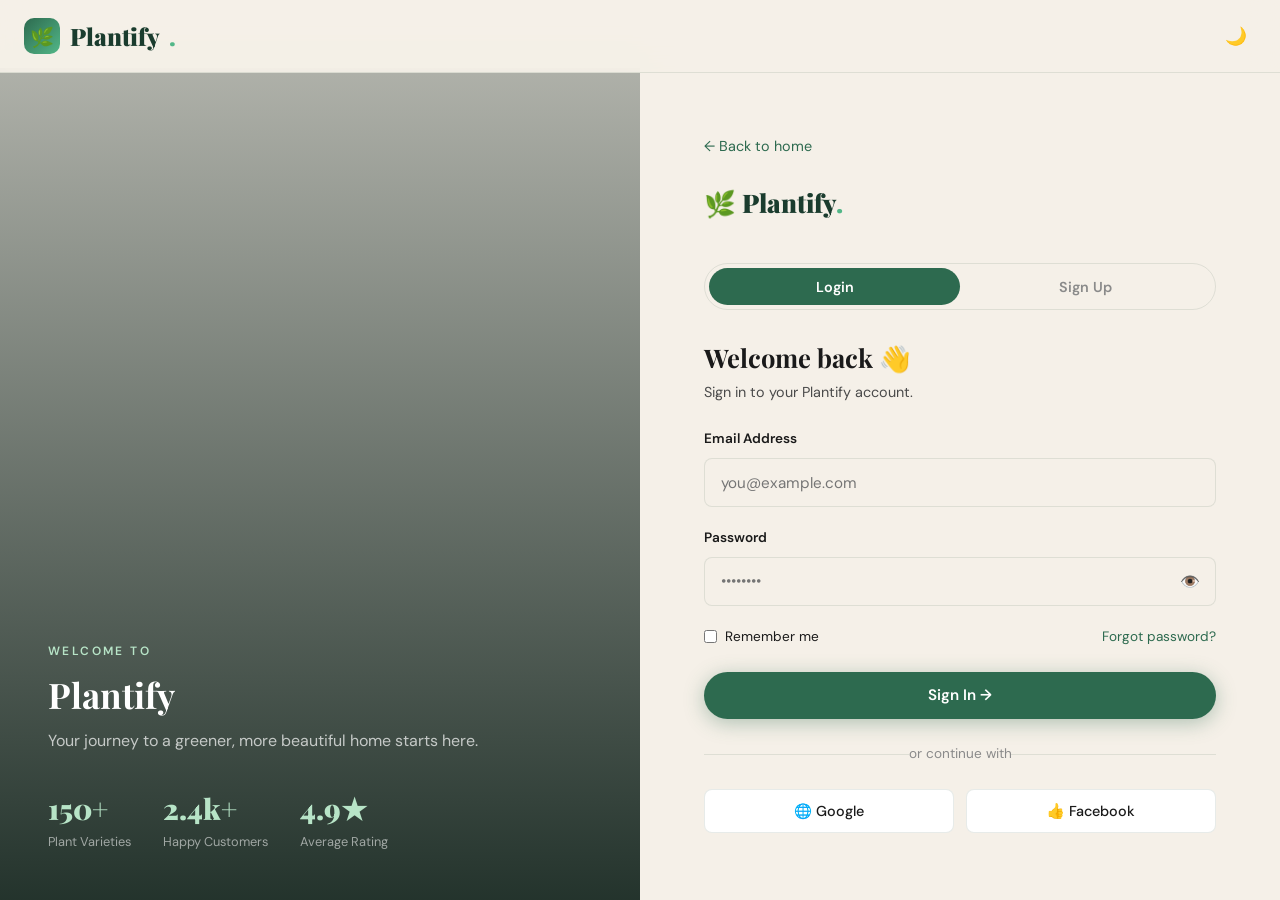
<file: auth.html>
<!DOCTYPE html>
<html lang="en">
<head>
  <meta charset="UTF-8">
  <meta name="viewport" content="width=device-width, initial-scale=1.0">
  <title>Login / Sign Up – Plantify</title>
  <link rel="stylesheet" href="css/style.css">
  <link rel="icon" href="data:image/svg+xml,<svg xmlns='http://www.w3.org/2000/svg' viewBox='0 0 100 100'><text y='.9em' font-size='90'>🌿</text></svg>">
  <style>
    body { overflow: hidden; }
    @media (max-width: 768px) { body { overflow: auto; } }
    .input-eye {
      position: absolute;
      right: 1rem; top: 50%; transform: translateY(-50%);
      background: none; font-size: 1rem; cursor: pointer; color: var(--text-light);
    }
    .password-wrap { position: relative; }
    .password-wrap .form-input { padding-right: 3rem; }
    .strength-bar { height: 4px; border-radius: 2px; background: var(--border); margin-top: 0.5rem; overflow: hidden; }
    .strength-fill { height: 100%; border-radius: 2px; transition: all 0.3s ease; width: 0%; }
    .back-link { color: var(--green-mid); font-size:0.9rem; display:inline-flex; align-items:center; gap:0.4rem; margin-bottom:1.5rem; }
    .back-link:hover { opacity:0.75; }
  </style>
</head>
<body data-auth-page>

<!-- Minimal Nav -->
<nav class="navbar">
  <div class="nav-inner">
    <a href="index.html" class="nav-logo"><div class="nav-logo-icon">🌿</div>Plantify<span>.</span></a>
    <div class="nav-actions">
      <button class="nav-icon-btn theme-toggle">🌙</button>
    </div>
  </div>
</nav>

<div class="auth-page" style="padding-top:68px;min-height:100vh;">
  <!-- Visual Panel -->
  <div class="auth-visual" role="presentation">
    <div class="auth-visual-overlay"></div>
    <div class="auth-visual-content">
      <span class="section-label" style="color:var(--green-pale);">Welcome to</span>
      <h2>Plantify</h2>
      <p>Your journey to a greener, more beautiful home starts here.</p>
      <div style="display:flex;gap:2rem;margin-top:2rem;">
        <div>
          <div style="font-family:'Playfair Display',serif;font-size:1.8rem;font-weight:900;color:var(--green-pale);">150+</div>
          <div style="font-size:0.8rem;color:rgba(255,255,255,0.55);">Plant Varieties</div>
        </div>
        <div>
          <div style="font-family:'Playfair Display',serif;font-size:1.8rem;font-weight:900;color:var(--green-pale);">2.4k+</div>
          <div style="font-size:0.8rem;color:rgba(255,255,255,0.55);">Happy Customers</div>
        </div>
        <div>
          <div style="font-family:'Playfair Display',serif;font-size:1.8rem;font-weight:900;color:var(--green-pale);">4.9★</div>
          <div style="font-size:0.8rem;color:rgba(255,255,255,0.55);">Average Rating</div>
        </div>
      </div>
    </div>
  </div>

  <!-- Form Panel -->
  <div class="auth-form-panel">
    <a href="index.html" class="back-link">← Back to home</a>

    <div class="auth-logo">
      <div style="font-family:'Playfair Display',serif;font-size:1.6rem;font-weight:900;color:var(--green-deep);">
        🌿 Plantify<span style="color:var(--green-light);">.</span>
      </div>
    </div>

    <!-- Tabs -->
    <div class="auth-tabs" role="tablist">
      <button class="auth-tab active" id="loginTab" role="tab" aria-selected="true" onclick="switchTab('login')">Login</button>
      <button class="auth-tab" id="signupTab" role="tab" aria-selected="false" onclick="switchTab('signup')">Sign Up</button>
    </div>

    <!-- Login Form -->
    <div class="auth-form active" id="loginForm" role="tabpanel" aria-labelledby="loginTab">
      <h3 style="margin-bottom:0.5rem;">Welcome back 👋</h3>
      <p style="font-size:0.9rem;margin-bottom:1.5rem;">Sign in to your Plantify account.</p>
      <div class="form-group">
        <label class="form-label" for="loginEmail">Email Address</label>
        <input type="email" id="loginEmail" class="form-input" placeholder="you@example.com">
        <span class="form-error" id="loginEmailErr">Enter a valid email address</span>
      </div>
      <div class="form-group">
        <label class="form-label" for="loginPass">Password</label>
        <div class="password-wrap">
          <input type="password" id="loginPass" class="form-input" placeholder="••••••••">
          <button type="button" class="input-eye" onclick="togglePass('loginPass',this)" aria-label="Toggle password visibility">👁️</button>
        </div>
        <span class="form-error" id="loginPassErr">Please enter your password</span>
      </div>
      <div style="display:flex;justify-content:space-between;align-items:center;margin-bottom:1.5rem;">
        <label style="display:flex;align-items:center;gap:0.5rem;font-size:0.85rem;cursor:pointer;">
          <input type="checkbox" style="accent-color:var(--green-mid);">
          Remember me
        </label>
        <a href="#" style="font-size:0.85rem;color:var(--green-mid);">Forgot password?</a>
      </div>
      <button class="btn btn-primary btn-full" onclick="handleLogin()">Sign In →</button>

      <div class="auth-divider">or continue with</div>
      <div class="social-auth">
        <button class="social-auth-btn" onclick="socialAuth('Google')">🌐 Google</button>
        <button class="social-auth-btn" onclick="socialAuth('Facebook')">👍 Facebook</button>
      </div>
    </div>

    <!-- Signup Form -->
    <div class="auth-form" id="signupForm" role="tabpanel" aria-labelledby="signupTab">
      <h3 style="margin-bottom:0.5rem;">Create account 🌿</h3>
      <p style="font-size:0.9rem;margin-bottom:1.5rem;">Join thousands of plant lovers.</p>
      <div class="form-row">
        <div class="form-group">
          <label class="form-label" for="signupFirst">First Name</label>
          <input type="text" id="signupFirst" class="form-input" placeholder="Priya">
          <span class="form-error" id="signupFirstErr">Required</span>
        </div>
        <div class="form-group">
          <label class="form-label" for="signupLast">Last Name</label>
          <input type="text" id="signupLast" class="form-input" placeholder="Sharma">
          <span class="form-error" id="signupLastErr">Required</span>
        </div>
      </div>
      <div class="form-group">
        <label class="form-label" for="signupEmail">Email Address</label>
        <input type="email" id="signupEmail" class="form-input" placeholder="you@example.com">
        <span class="form-error" id="signupEmailErr">Enter a valid email</span>
      </div>
      <div class="form-group">
        <label class="form-label" for="signupPass">Password</label>
        <div class="password-wrap">
          <input type="password" id="signupPass" class="form-input" placeholder="Min. 8 characters" oninput="checkStrength(this.value)">
          <button type="button" class="input-eye" onclick="togglePass('signupPass',this)" aria-label="Toggle password visibility">👁️</button>
        </div>
        <div class="strength-bar"><div class="strength-fill" id="strengthFill"></div></div>
        <span id="strengthLabel" style="font-size:0.75rem;color:var(--text-light);"></span>
        <span class="form-error" id="signupPassErr">Min. 8 characters required</span>
      </div>
      <div class="form-group">
        <label class="form-label" for="signupConfirm">Confirm Password</label>
        <div class="password-wrap">
          <input type="password" id="signupConfirm" class="form-input" placeholder="Repeat password">
          <button type="button" class="input-eye" onclick="togglePass('signupConfirm',this)" aria-label="Toggle password visibility">👁️</button>
        </div>
        <span class="form-error" id="signupConfirmErr">Passwords don't match</span>
      </div>
      <div style="margin-bottom:1.5rem;">
        <label style="display:flex;align-items:flex-start;gap:0.5rem;font-size:0.85rem;cursor:pointer;">
          <input type="checkbox" id="agreeTerms" style="accent-color:var(--green-mid);margin-top:2px;">
          <span>I agree to the <a href="#" style="color:var(--green-mid);">Terms of Service</a> and <a href="#" style="color:var(--green-mid);">Privacy Policy</a></span>
        </label>
        <span class="form-error" id="termsErr" style="display:none;">You must accept the terms</span>
      </div>
      <button class="btn btn-primary btn-full" onclick="handleSignup()">Create Account 🌱</button>

      <div class="auth-divider">or continue with</div>
      <div class="social-auth">
        <button class="social-auth-btn" onclick="socialAuth('Google')">🌐 Google</button>
        <button class="social-auth-btn" onclick="socialAuth('Facebook')">👍 Facebook</button>
      </div>
    </div>
  </div>
</div>

<div class="toast"></div>

<script src="js/cart.js"></script>
<script src="js/app.js"></script>
<script>
  function switchTab(tab) {
    document.getElementById('loginForm').classList.toggle('active', tab === 'login');
    document.getElementById('signupForm').classList.toggle('active', tab === 'signup');
    document.getElementById('loginTab').classList.toggle('active', tab === 'login');
    document.getElementById('signupTab').classList.toggle('active', tab === 'signup');
    document.getElementById('loginTab').setAttribute('aria-selected', tab === 'login');
    document.getElementById('signupTab').setAttribute('aria-selected', tab === 'signup');
  }

  function togglePass(id, btn) {
    const el = document.getElementById(id);
    if (el.type === 'password') { el.type = 'text'; btn.textContent = '🙈'; }
    else { el.type = 'password'; btn.textContent = '👁️'; }
  }

  function checkStrength(val) {
    const fill = document.getElementById('strengthFill');
    const label = document.getElementById('strengthLabel');
    let score = 0;
    if (val.length >= 8) score++;
    if (/[A-Z]/.test(val)) score++;
    if (/[0-9]/.test(val)) score++;
    if (/[^A-Za-z0-9]/.test(val)) score++;
    const levels = [
      { pct: '25%', color: '#ef4444', text: 'Weak' },
      { pct: '50%', color: '#f4a261', text: 'Fair' },
      { pct: '75%', color: '#52b788', text: 'Good' },
      { pct: '100%', color: '#2d6a4f', text: 'Strong 💪' },
    ];
    const lvl = levels[Math.max(0, score-1)] || levels[0];
    fill.style.width = val.length ? lvl.pct : '0%';
    fill.style.background = lvl.color;
    label.textContent = val.length ? lvl.text : '';
    label.style.color = lvl.color;
  }

  function handleLogin() {
    const email = document.getElementById('loginEmail').value;
    const pass = document.getElementById('loginPass').value;
    let valid = true;
    if (!email || !/^[^\s@]+@[^\s@]+\.[^\s@]+$/.test(email)) {
      document.getElementById('loginEmail').classList.add('error');
      valid = false;
    } else {
      document.getElementById('loginEmail').classList.remove('error');
    }
    if (!pass) {
      document.getElementById('loginPass').classList.add('error');
      valid = false;
    } else {
      document.getElementById('loginPass').classList.remove('error');
    }
    if (!valid) return;
    Cart.showToast('🌿 Welcome back! Redirecting...');
    setTimeout(() => location.href = 'index.html', 1500);
  }

  function handleSignup() {
    let valid = true;
    const checks = [
      { id: 'signupFirst', msg: 'signupFirstErr', check: v => v.trim().length > 0 },
      { id: 'signupLast',  msg: 'signupLastErr',  check: v => v.trim().length > 0 },
      { id: 'signupEmail', msg: 'signupEmailErr', check: v => /^[^\s@]+@[^\s@]+\.[^\s@]+$/.test(v) },
      { id: 'signupPass',  msg: 'signupPassErr',  check: v => v.length >= 8 },
    ];
    checks.forEach(({id, check}) => {
      const el = document.getElementById(id);
      if (!check(el.value)) { el.classList.add('error'); valid = false; }
      else el.classList.remove('error');
    });
    const pass = document.getElementById('signupPass').value;
    const confirm = document.getElementById('signupConfirm').value;
    if (pass !== confirm) {
      document.getElementById('signupConfirm').classList.add('error');
      valid = false;
    } else {
      document.getElementById('signupConfirm').classList.remove('error');
    }
    if (!document.getElementById('agreeTerms').checked) {
      document.getElementById('termsErr').style.display = 'block';
      valid = false;
    } else {
      document.getElementById('termsErr').style.display = 'none';
    }
    if (!valid) { Cart.showToast('⚠️ Please fix the errors above.'); return; }
    Cart.showToast('🌱 Account created! Welcome to Plantify!');
    setTimeout(() => location.href = 'index.html', 1500);
  }

  function socialAuth(provider) {
    Cart.showToast(`🔐 ${provider} sign-in (demo mode)`);
    setTimeout(() => location.href = 'index.html', 1500);
  }

  document.querySelectorAll('.form-input').forEach(el => {
    el.addEventListener('input', () => el.classList.remove('error'));
  });
</script>
</body>
</html>
</file>
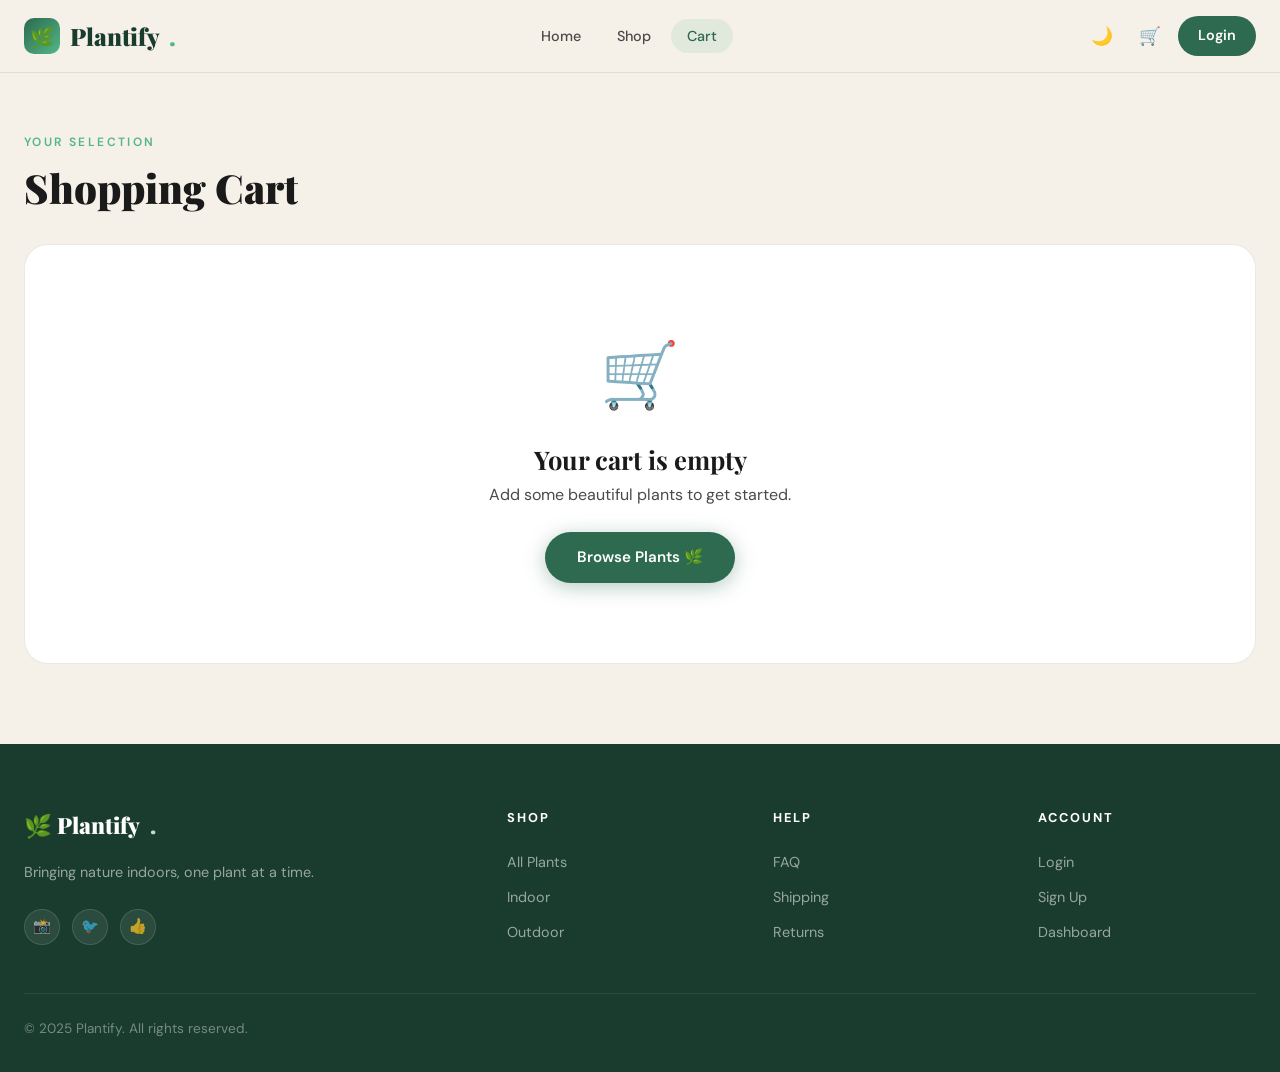
<file: cart.html>
<!DOCTYPE html>
<html lang="en">
<head>
  <meta charset="UTF-8">
  <meta name="viewport" content="width=device-width, initial-scale=1.0">
  <title>Your Cart – Plantify</title>
  <link rel="stylesheet" href="css/style.css">
  <link rel="icon" href="data:image/svg+xml,<svg xmlns='http://www.w3.org/2000/svg' viewBox='0 0 100 100'><text y='.9em' font-size='90'>🌿</text></svg>">
</head>
<body>

<nav class="navbar">
  <div class="nav-inner">
    <a href="index.html" class="nav-logo"><div class="nav-logo-icon">🌿</div>Plantify<span>.</span></a>
    <ul class="nav-links">
      <li><a href="index.html" class="nav-link">Home</a></li>
      <li><a href="products.html" class="nav-link">Shop</a></li>
      <li><a href="cart.html" class="nav-link active">Cart</a></li>
    </ul>
    <div class="nav-actions">
      <button class="nav-icon-btn theme-toggle">🌙</button>
      <a href="cart.html" class="nav-icon-btn" aria-label="Cart">🛒<span class="cart-count"></span></a>
      <a href="auth.html" class="nav-login-btn">Login</a>
      <button class="hamburger"><span></span><span></span><span></span></button>
    </div>
  </div>
  <div class="mobile-nav">
    <a href="index.html" class="nav-link">Home</a>
    <a href="products.html" class="nav-link">Shop</a>
    <a href="auth.html" class="nav-link">Login</a>
  </div>
</nav>

<div class="cart-page">
  <div class="container">
    <div style="margin-bottom:2rem;">
      <span class="section-label">Your Selection</span>
      <h1 style="font-size:2.5rem;">Shopping Cart</h1>
    </div>

    <!-- Empty state -->
    <div class="empty-cart" id="emptyCart" style="display:none;">
      <div class="empty-cart-icon">🛒</div>
      <h3>Your cart is empty</h3>
      <p style="margin-bottom:1.5rem;">Add some beautiful plants to get started.</p>
      <a href="products.html" class="btn btn-primary">Browse Plants 🌿</a>
    </div>

    <!-- Cart layout -->
    <div class="cart-layout" id="cartLayout">
      <div id="cartItems"></div>
      <div class="cart-summary">
        <h3>Order Summary</h3>
        <div class="summary-row"><span>Subtotal</span><span id="subtotal">$0.00</span></div>
        <div class="summary-row"><span>Shipping</span><span id="shipping">FREE</span></div>
        <div class="summary-row"><span>GST (18%)</span><span id="tax">$0.00</span></div>
        <div class="summary-row total"><span>Total</span><span id="total">$0.00</span></div>
        <a href="payment.html" class="btn btn-primary btn-full" style="margin-top:1.5rem;">Proceed to Checkout →</a>
        <a href="products.html" class="btn btn-outline btn-full" style="margin-top:0.75rem;">Continue Shopping</a>
        <div style="margin-top:1.5rem;font-size:0.8rem;color:var(--text-light);text-align:center;line-height:1.7;">
          🔒 Secure checkout &nbsp;|&nbsp; 🚚 Free shipping over $50 &nbsp;|&nbsp; ✅ 30-day guarantee
        </div>
      </div>
    </div>
  </div>
</div>

<!-- Footer -->
<footer>
  <div class="container">
    <div class="footer-grid">
      <div class="footer-brand">
        <div class="footer-logo">🌿 Plantify<span>.</span></div>
        <p>Bringing nature indoors, one plant at a time.</p>
        <div class="social-links">
          <a href="#" class="social-link" aria-label="Instagram">📸</a>
          <a href="#" class="social-link" aria-label="Twitter">🐦</a>
          <a href="#" class="social-link" aria-label="Facebook">👍</a>
        </div>
      </div>
      <div class="footer-col"><h5>Shop</h5><ul>
        <li><a href="products.html">All Plants</a></li>
        <li><a href="products.html?cat=indoor">Indoor</a></li>
        <li><a href="products.html?cat=outdoor">Outdoor</a></li>
      </ul></div>
      <div class="footer-col"><h5>Help</h5><ul>
        <li><a href="#">FAQ</a></li>
        <li><a href="#">Shipping</a></li>
        <li><a href="#">Returns</a></li>
      </ul></div>
      <div class="footer-col"><h5>Account</h5><ul>
        <li><a href="auth.html">Login</a></li>
        <li><a href="auth.html">Sign Up</a></li>
        <li><a href="dashboard.html">Dashboard</a></li>
      </ul></div>
    </div>
    <div class="footer-bottom"><span>© 2025 Plantify. All rights reserved.</span></div>
  </div>
</footer>

<div class="toast"></div>

<script src="js/products-data.js"></script>
<script src="js/cart.js"></script>
<script src="js/app.js"></script>
<script>
  function renderCart() {
    const items = Cart.getAll();
    const empty  = document.getElementById('emptyCart');
    const layout = document.getElementById('cartLayout');
    const list   = document.getElementById('cartItems');

    if (items.length === 0) {
      empty.style.display = 'block';
      layout.style.display = 'none';
      return;
    }
    empty.style.display = 'none';
    layout.style.display = 'grid';

    list.innerHTML = items.map(item => `
      <div class="cart-item" id="item-${item.id}">
        <img class="cart-item-img" src="${item.images[0]}" alt="${item.name}" loading="lazy">
        <div class="cart-item-info">
          <div class="cart-item-name">${item.name}</div>
          <div class="cart-item-tag">${item.tags[0]}</div>
          <div class="cart-item-price">$${(item.price * item.qty).toFixed(2)}</div>
        </div>
        <div class="cart-item-actions">
          <div class="qty-control">
            <button class="qty-btn" onclick="changeQty(${item.id}, -1)" aria-label="Decrease">−</button>
            <span class="qty-display">${item.qty}</span>
            <button class="qty-btn" onclick="changeQty(${item.id}, 1)" aria-label="Increase">+</button>
          </div>
          <button class="remove-btn" onclick="removeItem(${item.id})" aria-label="Remove ${item.name}">✕</button>
        </div>
      </div>`).join('');

    const subtotal = Cart.getTotal();
    const shipping = subtotal >= 50 ? 0 : 5.99;
    const tax = subtotal * 0.18;
    const total = subtotal + shipping + tax;

    document.getElementById('subtotal').textContent = `$${subtotal.toFixed(2)}`;
    document.getElementById('shipping').textContent = shipping === 0 ? 'FREE' : `$${shipping.toFixed(2)}`;
    document.getElementById('tax').textContent = `$${tax.toFixed(2)}`;
    document.getElementById('total').textContent = `$${total.toFixed(2)}`;
  }

  function changeQty(id, delta) {
    const items = Cart.getAll();
    const item = items.find(i => i.id === id);
    if (item) {
      Cart.updateQty(id, item.qty + delta);
      renderCart();
    }
  }

  function removeItem(id) {
    const el = document.getElementById(`item-${id}`);
    if (el) {
      el.style.opacity = '0';
      el.style.transform = 'translateX(20px)';
      el.style.transition = 'all 0.3s ease';
      setTimeout(() => { Cart.remove(id); renderCart(); }, 300);
    }
  }

  renderCart();
</script>
</body>
</html>
</file>
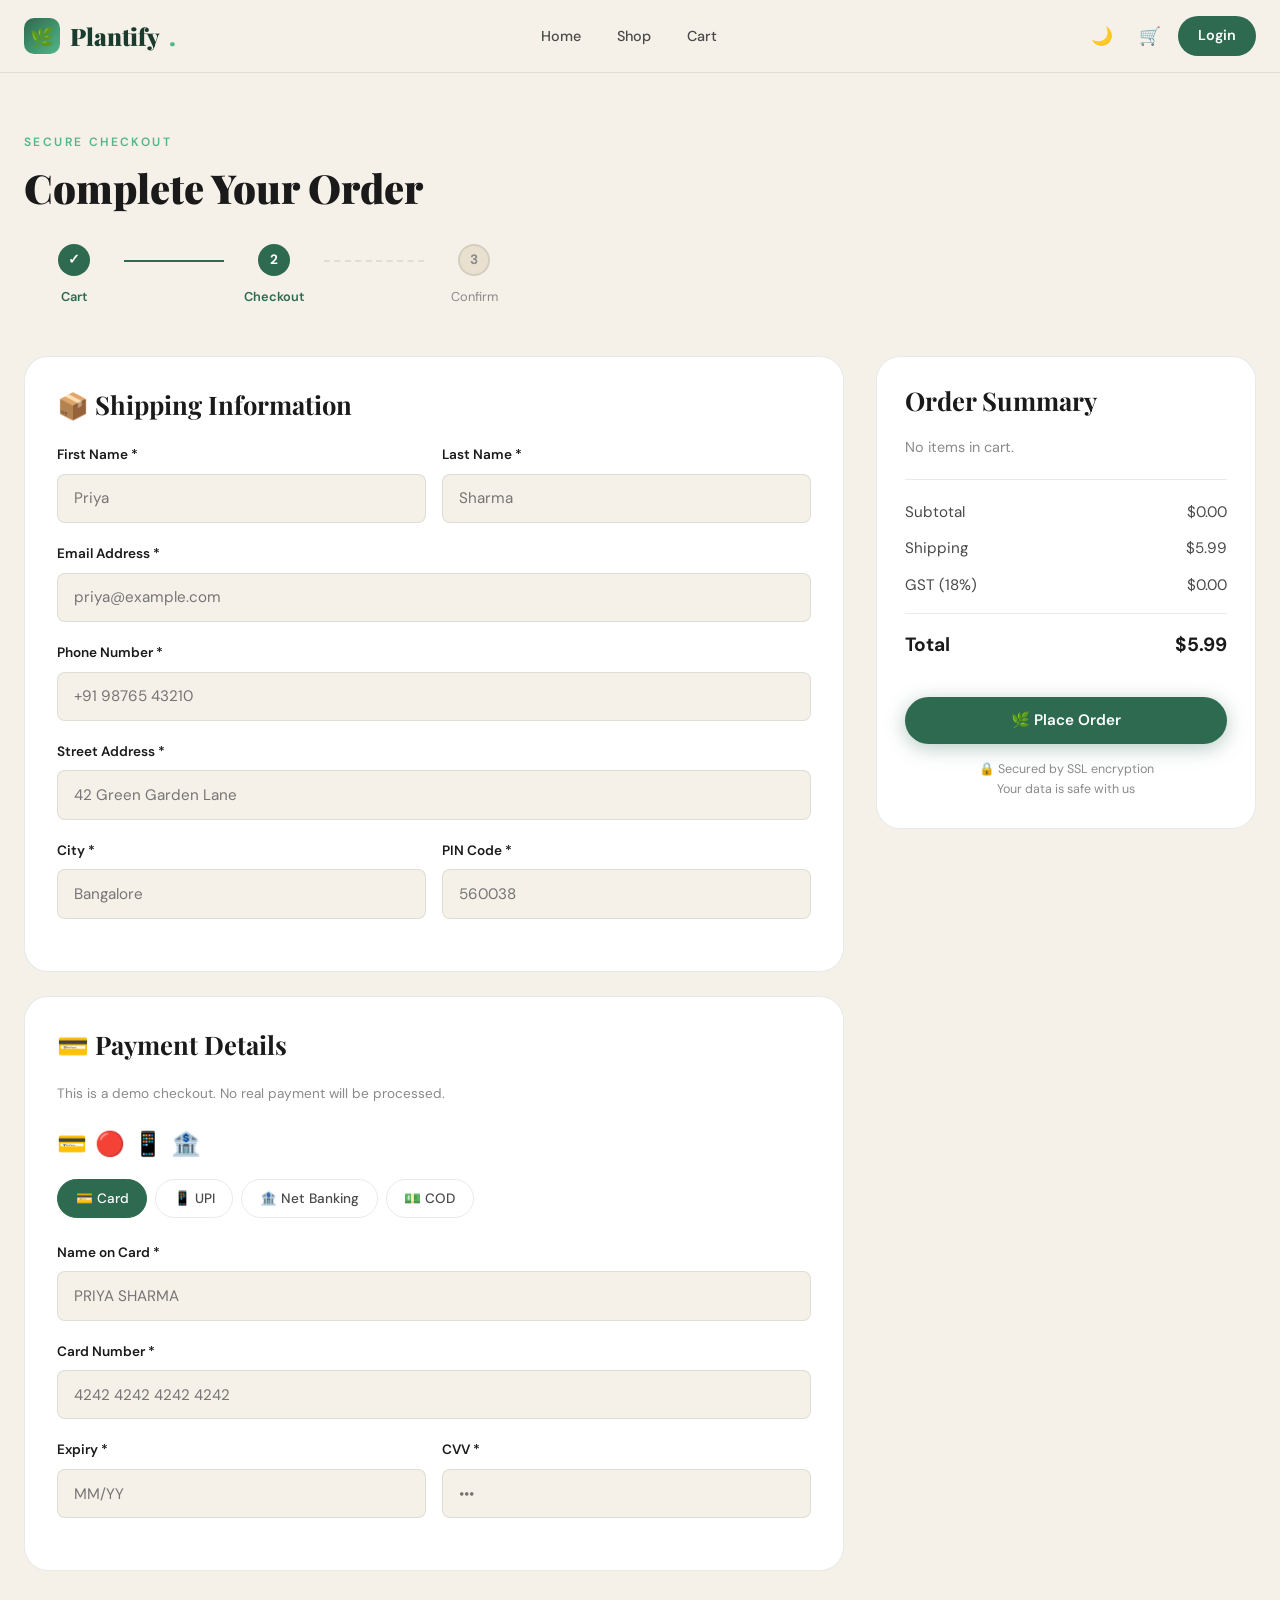
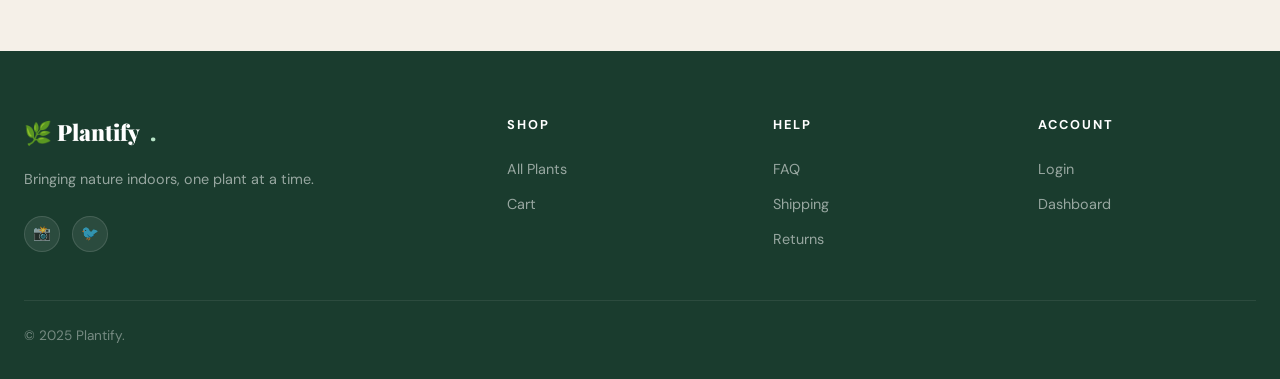
<file: payment.html>
<!DOCTYPE html>
<html lang="en">
<head>
  <meta charset="UTF-8">
  <meta name="viewport" content="width=device-width, initial-scale=1.0">
  <title>Checkout – Plantify</title>
  <link rel="stylesheet" href="css/style.css">
  <link rel="icon" href="data:image/svg+xml,<svg xmlns='http://www.w3.org/2000/svg' viewBox='0 0 100 100'><text y='.9em' font-size='90'>🌿</text></svg>">
</head>
<body>

<nav class="navbar">
  <div class="nav-inner">
    <a href="index.html" class="nav-logo"><div class="nav-logo-icon">🌿</div>Plantify<span>.</span></a>
    <ul class="nav-links">
      <li><a href="index.html" class="nav-link">Home</a></li>
      <li><a href="products.html" class="nav-link">Shop</a></li>
      <li><a href="cart.html" class="nav-link">Cart</a></li>
    </ul>
    <div class="nav-actions">
      <button class="nav-icon-btn theme-toggle">🌙</button>
      <a href="cart.html" class="nav-icon-btn">🛒<span class="cart-count"></span></a>
      <a href="auth.html" class="nav-login-btn">Login</a>
      <button class="hamburger"><span></span><span></span><span></span></button>
    </div>
  </div>
  <div class="mobile-nav">
    <a href="index.html" class="nav-link">Home</a>
    <a href="products.html" class="nav-link">Shop</a>
    <a href="cart.html" class="nav-link">Cart</a>
  </div>
</nav>

<div class="payment-page">
  <div class="container">
    <div style="margin-bottom:2rem;">
      <span class="section-label">Secure Checkout</span>
      <h1 style="font-size:2.5rem;">Complete Your Order</h1>
    </div>

    <!-- Progress Steps -->
    <div style="display:flex;gap:0;margin-bottom:3rem;max-width:500px;">
      <div style="flex:1;text-align:center;">
        <div style="width:32px;height:32px;border-radius:50%;background:var(--green-mid);color:white;display:flex;align-items:center;justify-content:center;margin:0 auto 0.4rem;font-size:0.85rem;font-weight:700;">✓</div>
        <span style="font-size:0.8rem;color:var(--green-mid);font-weight:600;">Cart</span>
      </div>
      <div style="flex:1;border-top:2px solid var(--green-mid);margin-top:16px;"></div>
      <div style="flex:1;text-align:center;">
        <div style="width:32px;height:32px;border-radius:50%;background:var(--green-mid);color:white;display:flex;align-items:center;justify-content:center;margin:0 auto 0.4rem;font-size:0.85rem;font-weight:700;">2</div>
        <span style="font-size:0.8rem;color:var(--green-mid);font-weight:600;">Checkout</span>
      </div>
      <div style="flex:1;border-top:2px dashed var(--border);margin-top:16px;"></div>
      <div style="flex:1;text-align:center;">
        <div style="width:32px;height:32px;border-radius:50%;background:var(--beige);border:2px solid var(--border);display:flex;align-items:center;justify-content:center;margin:0 auto 0.4rem;font-size:0.85rem;font-weight:700;color:var(--text-light);">3</div>
        <span style="font-size:0.8rem;color:var(--text-light);">Confirm</span>
      </div>
    </div>

    <div class="payment-grid">
      <div>
        <!-- Shipping Info -->
        <div class="form-section" style="margin-bottom:1.5rem;">
          <h3>📦 Shipping Information</h3>
          <div class="form-row">
            <div class="form-group">
              <label class="form-label" for="firstName">First Name *</label>
              <input type="text" id="firstName" class="form-input" placeholder="Priya" required>
              <span class="form-error">Please enter your first name</span>
            </div>
            <div class="form-group">
              <label class="form-label" for="lastName">Last Name *</label>
              <input type="text" id="lastName" class="form-input" placeholder="Sharma" required>
              <span class="form-error">Please enter your last name</span>
            </div>
          </div>
          <div class="form-group">
            <label class="form-label" for="email">Email Address *</label>
            <input type="email" id="email" class="form-input" placeholder="priya@example.com" required>
            <span class="form-error">Please enter a valid email</span>
          </div>
          <div class="form-group">
            <label class="form-label" for="phone">Phone Number *</label>
            <input type="tel" id="phone" class="form-input" placeholder="+91 98765 43210" required>
            <span class="form-error">Please enter your phone number</span>
          </div>
          <div class="form-group">
            <label class="form-label" for="address">Street Address *</label>
            <input type="text" id="address" class="form-input" placeholder="42 Green Garden Lane" required>
            <span class="form-error">Please enter your address</span>
          </div>
          <div class="form-row">
            <div class="form-group">
              <label class="form-label" for="city">City *</label>
              <input type="text" id="city" class="form-input" placeholder="Bangalore" required>
              <span class="form-error">Please enter your city</span>
            </div>
            <div class="form-group">
              <label class="form-label" for="pincode">PIN Code *</label>
              <input type="text" id="pincode" class="form-input" placeholder="560038" required>
              <span class="form-error">Please enter PIN code</span>
            </div>
          </div>
        </div>

        <!-- Payment Info -->
        <div class="form-section">
          <h3>💳 Payment Details</h3>
          <p style="font-size:0.85rem;color:var(--text-light);margin-bottom:1.25rem;">This is a demo checkout. No real payment will be processed.</p>
          <div class="card-icons" aria-hidden="true">
            <span title="Visa">💳</span>
            <span title="Mastercard">🔴</span>
            <span title="UPI">📱</span>
            <span title="Net Banking">🏦</span>
          </div>

          <!-- Payment method tabs -->
          <div style="display:flex;gap:0.5rem;margin-bottom:1.5rem;flex-wrap:wrap;">
            <button class="pay-method-btn active" data-method="card" onclick="selectMethod(this,'card')">💳 Card</button>
            <button class="pay-method-btn" data-method="upi" onclick="selectMethod(this,'upi')">📱 UPI</button>
            <button class="pay-method-btn" data-method="netbanking" onclick="selectMethod(this,'netbanking')">🏦 Net Banking</button>
            <button class="pay-method-btn" data-method="cod" onclick="selectMethod(this,'cod')">💵 COD</button>
          </div>

          <div id="cardForm">
            <div class="form-group">
              <label class="form-label" for="cardName">Name on Card *</label>
              <input type="text" id="cardName" class="form-input" placeholder="PRIYA SHARMA" required>
              <span class="form-error">Please enter the name on card</span>
            </div>
            <div class="form-group">
              <label class="form-label" for="cardNum">Card Number *</label>
              <input type="text" id="cardNum" class="form-input" placeholder="4242 4242 4242 4242" maxlength="19" oninput="formatCard(this)" required>
              <span class="form-error">Please enter a valid card number</span>
            </div>
            <div class="form-row">
              <div class="form-group">
                <label class="form-label" for="expiry">Expiry *</label>
                <input type="text" id="expiry" class="form-input" placeholder="MM/YY" maxlength="5" oninput="formatExpiry(this)" required>
                <span class="form-error">Please enter expiry date</span>
              </div>
              <div class="form-group">
                <label class="form-label" for="cvv">CVV *</label>
                <input type="password" id="cvv" class="form-input" placeholder="•••" maxlength="4" required>
                <span class="form-error">Please enter CVV</span>
              </div>
            </div>
          </div>

          <div id="upiForm" style="display:none;">
            <div class="form-group">
              <label class="form-label" for="upiId">UPI ID *</label>
              <input type="text" id="upiId" class="form-input" placeholder="yourname@upi">
            </div>
          </div>

          <div id="netbankingForm" style="display:none;">
            <div class="form-group">
              <label class="form-label" for="bankSelect">Select Bank *</label>
              <select id="bankSelect" class="form-input filter-select" style="border-radius:var(--radius-sm);padding:0.85rem 1rem;">
                <option value="">-- Choose your bank --</option>
                <option>State Bank of India</option>
                <option>HDFC Bank</option>
                <option>ICICI Bank</option>
                <option>Axis Bank</option>
                <option>Kotak Mahindra Bank</option>
              </select>
            </div>
          </div>

          <div id="codInfo" style="display:none;padding:1rem;background:rgba(82,183,136,0.08);border-radius:var(--radius-md);border:1px solid rgba(82,183,136,0.2);font-size:0.9rem;color:var(--text-mid);">
            💵 Pay with cash when your plants arrive. COD available for orders up to ₹5,000.
          </div>
        </div>
      </div>

      <!-- Order Summary -->
      <div class="order-summary-box">
        <h3 style="margin-bottom:1.25rem;">Order Summary</h3>
        <div id="orderItems"></div>
        <hr class="order-divider">
        <div class="summary-row"><span>Subtotal</span><span id="pSubtotal">$0.00</span></div>
        <div class="summary-row"><span>Shipping</span><span id="pShipping">FREE</span></div>
        <div class="summary-row"><span>GST (18%)</span><span id="pTax">$0.00</span></div>
        <div class="summary-row total" style="font-size:1.2rem;"><span>Total</span><span id="pTotal">$0.00</span></div>
        <button class="btn btn-primary btn-full" style="margin-top:1.5rem;" onclick="placeOrder()">
          🌿 Place Order
        </button>
        <div style="margin-top:1rem;font-size:0.78rem;color:var(--text-light);text-align:center;line-height:1.6;">
          🔒 Secured by SSL encryption<br>Your data is safe with us
        </div>
      </div>
    </div>
  </div>
</div>

<!-- Success Modal -->
<div class="success-modal" id="successModal" role="dialog" aria-labelledby="successTitle">
  <div class="success-box">
    <div class="success-icon">🌿</div>
    <h2 id="successTitle" style="margin-bottom:0.75rem;">Order Placed!</h2>
    <p style="margin-bottom:0.5rem;">Your plants are on their way.</p>
    <p style="font-size:0.85rem;color:var(--text-light);margin-bottom:2rem;">Order confirmation sent to your email. Expected delivery: 3-5 business days.</p>
    <div style="display:flex;gap:0.75rem;flex-wrap:wrap;justify-content:center;">
      <a href="products.html" class="btn btn-primary">Continue Shopping</a>
      <a href="index.html" class="btn btn-outline">Go Home</a>
    </div>
  </div>
</div>

<footer>
  <div class="container">
    <div class="footer-grid">
      <div class="footer-brand">
        <div class="footer-logo">🌿 Plantify<span>.</span></div>
        <p>Bringing nature indoors, one plant at a time.</p>
        <div class="social-links">
          <a href="#" class="social-link" aria-label="Instagram">📸</a>
          <a href="#" class="social-link" aria-label="Twitter">🐦</a>
        </div>
      </div>
      <div class="footer-col"><h5>Shop</h5><ul>
        <li><a href="products.html">All Plants</a></li>
        <li><a href="cart.html">Cart</a></li>
      </ul></div>
      <div class="footer-col"><h5>Help</h5><ul>
        <li><a href="#">FAQ</a></li>
        <li><a href="#">Shipping</a></li>
        <li><a href="#">Returns</a></li>
      </ul></div>
      <div class="footer-col"><h5>Account</h5><ul>
        <li><a href="auth.html">Login</a></li>
        <li><a href="dashboard.html">Dashboard</a></li>
      </ul></div>
    </div>
    <div class="footer-bottom"><span>© 2025 Plantify.</span></div>
  </div>
</footer>

<div class="toast"></div>

<style>
  .pay-method-btn {
    padding: 0.6rem 1.1rem;
    border-radius: 50px;
    border: 1.5px solid var(--border);
    background: transparent;
    color: var(--text-mid);
    font-size: 0.85rem;
    font-weight: 500;
    cursor: pointer;
    transition: all 0.2s ease;
  }
  .pay-method-btn.active {
    background: var(--green-mid);
    border-color: var(--green-mid);
    color: white;
  }
</style>

<script src="js/products-data.js"></script>
<script src="js/cart.js"></script>
<script src="js/app.js"></script>
<script>
  // Render order summary
  function renderSummary() {
    const items = Cart.getAll();
    const subtotal = Cart.getTotal();
    const shipping = subtotal >= 50 ? 0 : 5.99;
    const tax = subtotal * 0.18;
    const total = subtotal + shipping + tax;

    document.getElementById('orderItems').innerHTML = items.length
      ? items.map(item => `
          <div class="order-item">
            <img src="${item.images[0]}" alt="${item.name}" loading="lazy">
            <div class="order-item-info">
              <div class="order-item-name">${item.name} × ${item.qty}</div>
              <div class="order-item-price">$${(item.price * item.qty).toFixed(2)}</div>
            </div>
          </div>`).join('')
      : '<p style="font-size:0.9rem;color:var(--text-light);">No items in cart.</p>';

    document.getElementById('pSubtotal').textContent = `$${subtotal.toFixed(2)}`;
    document.getElementById('pShipping').textContent = shipping === 0 ? 'FREE' : `$${shipping.toFixed(2)}`;
    document.getElementById('pTax').textContent = `$${tax.toFixed(2)}`;
    document.getElementById('pTotal').textContent = `$${total.toFixed(2)}`;
  }
  renderSummary();

  function selectMethod(btn, method) {
    document.querySelectorAll('.pay-method-btn').forEach(b => b.classList.remove('active'));
    btn.classList.add('active');
    ['cardForm','upiForm','netbankingForm','codInfo'].forEach(id => {
      document.getElementById(id).style.display = 'none';
    });
    const map = { card:'cardForm', upi:'upiForm', netbanking:'netbankingForm', cod:'codInfo' };
    document.getElementById(map[method]).style.display = 'block';
  }

  function formatCard(input) {
    let v = input.value.replace(/\D/g,'').substring(0,16);
    input.value = v.replace(/(.{4})/g,'$1 ').trim();
  }

  function formatExpiry(input) {
    let v = input.value.replace(/\D/g,'');
    if (v.length >= 2) v = v.substring(0,2) + '/' + v.substring(2,4);
    input.value = v;
  }

  function validate() {
    const required = ['firstName','lastName','email','phone','address','city','pincode'];
    let valid = true;
    required.forEach(id => {
      const el = document.getElementById(id);
      if (!el || !el.value.trim()) {
        el.classList.add('error');
        valid = false;
      } else {
        el.classList.remove('error');
      }
    });
    // Email check
    const emailEl = document.getElementById('email');
    if (emailEl && !/^[^\s@]+@[^\s@]+\.[^\s@]+$/.test(emailEl.value)) {
      emailEl.classList.add('error');
      valid = false;
    }
    return valid;
  }

  function placeOrder() {
    if (!validate()) {
      Cart.showToast('⚠️ Please fill all required fields.');
      return;
    }
    if (Cart.getAll().length === 0) {
      Cart.showToast('🛒 Your cart is empty!');
      return;
    }
    document.getElementById('successModal').classList.add('show');
    Cart.clear();
  }

  // Remove error class on input
  document.querySelectorAll('.form-input').forEach(input => {
    input.addEventListener('input', () => input.classList.remove('error'));
  });
</script>
</body>
</html>
</file>
<file: css/style.css>
/* ============================================================
   Plantify – Nature at Your Doorstep
   Main Stylesheet
   ============================================================ */

@import url('https://fonts.googleapis.com/css2?family=Playfair+Display:ital,wght@0,400;0,700;0,900;1,400&family=DM+Sans:wght@300;400;500;600&display=swap');

/* ─── CSS Variables ─── */
:root {
  --green-deep:   #1a3c2e;
  --green-mid:    #2d6a4f;
  --green-light:  #52b788;
  --green-pale:   #b7e4c7;
  --cream:        #f5f0e8;
  --beige:        #e9e0d0;
  --earth:        #8b6e52;
  --white:        #ffffff;
  --text-dark:    #1a1a1a;
  --text-mid:     #4a4a4a;
  --text-light:   #8a8a8a;
  --shadow-sm:    0 2px 12px rgba(26,60,46,0.08);
  --shadow-md:    0 8px 32px rgba(26,60,46,0.14);
  --shadow-lg:    0 20px 60px rgba(26,60,46,0.18);
  --radius-sm:    8px;
  --radius-md:    16px;
  --radius-lg:    24px;
  --radius-xl:    40px;
  --transition:   0.3s cubic-bezier(0.4, 0, 0.2, 1);
  --bg:           var(--cream);
  --card-bg:      var(--white);
  --nav-bg:       rgba(245, 240, 232, 0.92);
  --border:       rgba(26,60,46,0.1);
}

[data-theme="dark"] {
  --bg:           #0d1f18;
  --card-bg:      #162b20;
  --nav-bg:       rgba(13,31,24,0.92);
  --text-dark:    #f0ebe0;
  --text-mid:     #b8c5bc;
  --text-light:   #7a9080;
  --border:       rgba(82,183,136,0.15);
  --cream:        #0d1f18;
  --beige:        #1a2e22;
  --shadow-sm:    0 2px 12px rgba(0,0,0,0.3);
  --shadow-md:    0 8px 32px rgba(0,0,0,0.4);
  --shadow-lg:    0 20px 60px rgba(0,0,0,0.5);
}

/* ─── Reset & Base ─── */
*, *::before, *::after { box-sizing: border-box; margin: 0; padding: 0; }
html { scroll-behavior: smooth; font-size: 16px; }
body {
  font-family: 'DM Sans', sans-serif;
  background: var(--bg);
  color: var(--text-dark);
  line-height: 1.6;
  transition: background var(--transition), color var(--transition);
  overflow-x: hidden;
}
img { max-width: 100%; display: block; }
a { text-decoration: none; color: inherit; }
button { cursor: pointer; border: none; outline: none; font-family: inherit; }
input, select, textarea { font-family: inherit; outline: none; }
ul { list-style: none; }

/* ─── Typography ─── */
h1, h2, h3, h4 { font-family: 'Playfair Display', serif; line-height: 1.2; }
h1 { font-size: clamp(2.4rem, 6vw, 5.5rem); font-weight: 900; }
h2 { font-size: clamp(1.8rem, 4vw, 3rem); font-weight: 700; }
h3 { font-size: clamp(1.2rem, 2.5vw, 1.6rem); font-weight: 700; }
h4 { font-size: 1.1rem; font-weight: 600; }
p { color: var(--text-mid); }

/* ─── Utility ─── */
.container { max-width: 1280px; margin: 0 auto; padding: 0 1.5rem; }
.section-pad { padding: 5rem 0; }
.text-center { text-align: center; }
.flex { display: flex; }
.grid { display: grid; }
.sr-only { position: absolute; width: 1px; height: 1px; overflow: hidden; clip: rect(0,0,0,0); }

.section-label {
  display: inline-block;
  font-size: 0.75rem;
  font-weight: 600;
  letter-spacing: 0.2em;
  text-transform: uppercase;
  color: var(--green-light);
  margin-bottom: 0.75rem;
}
.section-title {
  margin-bottom: 1rem;
}
.section-subtitle {
  font-size: 1.1rem;
  color: var(--text-mid);
  max-width: 540px;
  margin: 0 auto 3rem;
}

/* ─── Buttons ─── */
.btn {
  display: inline-flex;
  align-items: center;
  gap: 0.5rem;
  padding: 0.85rem 2rem;
  border-radius: 50px;
  font-size: 0.95rem;
  font-weight: 600;
  transition: all var(--transition);
  white-space: nowrap;
}
.btn-primary {
  background: var(--green-mid);
  color: var(--white);
  box-shadow: 0 4px 20px rgba(45,106,79,0.35);
}
.btn-primary:hover {
  background: var(--green-deep);
  transform: translateY(-2px);
  box-shadow: 0 8px 30px rgba(45,106,79,0.45);
}
.btn-outline {
  background: transparent;
  color: var(--green-mid);
  border: 2px solid var(--green-mid);
}
.btn-outline:hover {
  background: var(--green-mid);
  color: var(--white);
  transform: translateY(-2px);
}
.btn-ghost {
  background: rgba(255,255,255,0.15);
  color: var(--white);
  border: 2px solid rgba(255,255,255,0.4);
  backdrop-filter: blur(10px);
}
.btn-ghost:hover {
  background: rgba(255,255,255,0.25);
  transform: translateY(-2px);
}
.btn-sm { padding: 0.55rem 1.25rem; font-size: 0.85rem; }
.btn-full { width: 100%; justify-content: center; }

/* ─── Tags / Badges ─── */
.tag {
  display: inline-block;
  padding: 0.25rem 0.75rem;
  border-radius: 50px;
  font-size: 0.72rem;
  font-weight: 600;
  letter-spacing: 0.04em;
}
.tag-green { background: rgba(82,183,136,0.15); color: var(--green-mid); }
.tag-earth { background: rgba(139,110,82,0.12); color: var(--earth); }
.tag-blue  { background: rgba(72,149,239,0.12); color: #4895ef; }

/* ============================================================
   NAVBAR
   ============================================================ */
.navbar {
  position: fixed;
  top: 0; left: 0; right: 0;
  z-index: 1000;
  background: var(--nav-bg);
  backdrop-filter: blur(16px);
  -webkit-backdrop-filter: blur(16px);
  border-bottom: 1px solid var(--border);
  transition: all var(--transition);
}
.navbar.scrolled {
  box-shadow: var(--shadow-md);
}
.nav-inner {
  display: flex;
  align-items: center;
  justify-content: space-between;
  padding: 1rem 1.5rem;
  max-width: 1280px;
  margin: 0 auto;
}
.nav-logo {
  display: flex;
  align-items: center;
  gap: 0.6rem;
  font-family: 'Playfair Display', serif;
  font-size: 1.5rem;
  font-weight: 900;
  color: var(--green-deep);
}
[data-theme="dark"] .nav-logo { color: var(--green-pale); }
.nav-logo span { color: var(--green-light); }
.nav-logo-icon {
  width: 36px; height: 36px;
  background: linear-gradient(135deg, var(--green-mid), var(--green-light));
  border-radius: 10px;
  display: flex; align-items: center; justify-content: center;
  font-size: 1.2rem;
}
.nav-links {
  display: flex;
  align-items: center;
  gap: 0.25rem;
}
.nav-link {
  padding: 0.5rem 1rem;
  border-radius: 50px;
  font-size: 0.9rem;
  font-weight: 500;
  color: var(--text-mid);
  transition: all var(--transition);
  position: relative;
}
.nav-link:hover, .nav-link.active {
  background: rgba(82,183,136,0.12);
  color: var(--green-mid);
}
/* Dropdown */
.nav-dropdown { position: relative; }
.dropdown-menu {
  position: absolute;
  top: calc(100% + 8px);
  left: 50%;
  transform: translateX(-50%) translateY(-8px);
  background: var(--card-bg);
  border: 1px solid var(--border);
  border-radius: var(--radius-md);
  box-shadow: var(--shadow-lg);
  min-width: 200px;
  opacity: 0;
  pointer-events: none;
  transition: all 0.2s ease;
  z-index: 100;
}
.nav-dropdown:hover .dropdown-menu,
.nav-dropdown:focus-within .dropdown-menu {
  opacity: 1;
  pointer-events: all;
  transform: translateX(-50%) translateY(0);
}
.dropdown-menu a {
  display: block;
  padding: 0.75rem 1.25rem;
  font-size: 0.9rem;
  color: var(--text-mid);
  transition: all var(--transition);
  border-radius: var(--radius-sm);
  margin: 4px;
}
.dropdown-menu a:hover {
  background: rgba(82,183,136,0.1);
  color: var(--green-mid);
}
.nav-actions {
  display: flex;
  align-items: center;
  gap: 0.5rem;
}
.nav-icon-btn {
  width: 40px; height: 40px;
  border-radius: 50%;
  display: flex; align-items: center; justify-content: center;
  background: transparent;
  color: var(--text-mid);
  font-size: 1.1rem;
  transition: all var(--transition);
  position: relative;
}
.nav-icon-btn:hover {
  background: rgba(82,183,136,0.12);
  color: var(--green-mid);
}
.cart-count {
  position: absolute;
  top: 2px; right: 2px;
  width: 18px; height: 18px;
  border-radius: 50%;
  background: var(--green-mid);
  color: white;
  font-size: 0.65rem;
  font-weight: 700;
  display: flex; align-items: center; justify-content: center;
  display: none;
}
.cart-count.show { display: flex; }
.nav-login-btn {
  padding: 0.5rem 1.25rem;
  background: var(--green-mid);
  color: white;
  border-radius: 50px;
  font-size: 0.9rem;
  font-weight: 600;
  transition: all var(--transition);
}
.nav-login-btn:hover {
  background: var(--green-deep);
  transform: translateY(-1px);
}
.hamburger {
  display: none;
  flex-direction: column;
  gap: 5px;
  padding: 8px;
  border-radius: 8px;
  background: transparent;
  transition: all var(--transition);
}
.hamburger span {
  display: block;
  width: 22px; height: 2px;
  background: var(--text-dark);
  border-radius: 2px;
  transition: all var(--transition);
}
.hamburger.active span:nth-child(1) { transform: rotate(45deg) translate(5px,5px); }
.hamburger.active span:nth-child(2) { opacity: 0; }
.hamburger.active span:nth-child(3) { transform: rotate(-45deg) translate(5px,-5px); }

/* Mobile Nav */
.mobile-nav {
  display: none;
  flex-direction: column;
  padding: 1rem 1.5rem 1.5rem;
  border-top: 1px solid var(--border);
  gap: 0.25rem;
}
.mobile-nav.open { display: flex; }
.mobile-nav .nav-link {
  padding: 0.75rem 1rem;
  border-radius: var(--radius-sm);
}

/* ============================================================
   HERO
   ============================================================ */
.hero {
  min-height: 100vh;
  position: relative;
  display: flex;
  align-items: center;
  overflow: hidden;
}
.hero-bg {
  position: absolute;
  inset: 0;
  background-image: url('https://images.unsplash.com/photo-1416879595882-3373a0480b5b?w=1920&q=80');
  background-size: cover;
  background-position: center;
  transform: scale(1.05);
  transition: transform 8s ease;
}
.hero-bg.loaded { transform: scale(1); }
.hero-overlay {
  position: absolute;
  inset: 0;
  background: linear-gradient(
    135deg,
    rgba(13,31,24,0.82) 0%,
    rgba(26,60,46,0.65) 50%,
    rgba(45,106,79,0.4) 100%
  );
}
.hero-content {
  position: relative;
  z-index: 2;
  padding: 8rem 1.5rem 4rem;
  max-width: 1280px;
  margin: 0 auto;
  width: 100%;
}
.hero-eyebrow {
  display: inline-flex;
  align-items: center;
  gap: 0.5rem;
  background: rgba(255,255,255,0.1);
  backdrop-filter: blur(10px);
  border: 1px solid rgba(255,255,255,0.2);
  border-radius: 50px;
  padding: 0.4rem 1rem;
  font-size: 0.8rem;
  font-weight: 600;
  letter-spacing: 0.1em;
  text-transform: uppercase;
  color: var(--green-pale);
  margin-bottom: 1.5rem;
  animation: fadeInUp 0.6s ease both;
}
.hero-title {
  color: var(--white);
  margin-bottom: 1.5rem;
  animation: fadeInUp 0.6s 0.1s ease both;
  max-width: 700px;
}
.hero-title em {
  font-style: italic;
  color: var(--green-pale);
}
.hero-sub {
  font-size: 1.15rem;
  color: rgba(255,255,255,0.8);
  max-width: 520px;
  margin-bottom: 2.5rem;
  animation: fadeInUp 0.6s 0.2s ease both;
}
.hero-cta {
  display: flex;
  gap: 1rem;
  flex-wrap: wrap;
  animation: fadeInUp 0.6s 0.3s ease both;
}
.hero-stats {
  display: flex;
  gap: 2.5rem;
  margin-top: 4rem;
  animation: fadeInUp 0.6s 0.4s ease both;
}
.hero-stat {
  color: white;
}
.hero-stat-num {
  font-family: 'Playfair Display', serif;
  font-size: 2rem;
  font-weight: 900;
  color: var(--green-pale);
  line-height: 1;
}
.hero-stat-label {
  font-size: 0.8rem;
  color: rgba(255,255,255,0.6);
  letter-spacing: 0.05em;
}
.hero-scroll {
  position: absolute;
  bottom: 2.5rem;
  left: 50%;
  transform: translateX(-50%);
  z-index: 2;
  display: flex;
  flex-direction: column;
  align-items: center;
  gap: 0.5rem;
  color: rgba(255,255,255,0.6);
  font-size: 0.75rem;
  letter-spacing: 0.1em;
  animation: bounce 2s infinite;
}
.hero-scroll-line {
  width: 1px;
  height: 40px;
  background: linear-gradient(to bottom, rgba(255,255,255,0.6), transparent);
}

/* ============================================================
   FEATURES STRIP
   ============================================================ */
.features-strip {
  background: var(--green-deep);
  padding: 1.5rem 0;
  overflow: hidden;
}
[data-theme="dark"] .features-strip { background: #0a1710; }
.features-scroll {
  display: flex;
  gap: 3rem;
  animation: marquee 20s linear infinite;
  width: max-content;
}
.feature-item {
  display: flex;
  align-items: center;
  gap: 0.75rem;
  color: rgba(255,255,255,0.85);
  font-size: 0.9rem;
  font-weight: 500;
  white-space: nowrap;
}
.feature-item span { font-size: 1.2rem; }

/* ============================================================
   FEATURED PLANTS
   ============================================================ */
.featured { background: var(--bg); }
.products-grid {
  display: grid;
  grid-template-columns: repeat(auto-fill, minmax(260px, 1fr));
  gap: 1.5rem;
}
.product-card {
  background: var(--card-bg);
  border-radius: var(--radius-lg);
  overflow: hidden;
  border: 1px solid var(--border);
  box-shadow: var(--shadow-sm);
  transition: all var(--transition);
  cursor: pointer;
}
.product-card:hover {
  transform: translateY(-6px);
  box-shadow: var(--shadow-lg);
  border-color: rgba(82,183,136,0.3);
}
.product-img-wrap {
  position: relative;
  padding-top: 75%;
  overflow: hidden;
  background: var(--beige);
}
.product-img-wrap img {
  position: absolute;
  inset: 0;
  width: 100%; height: 100%;
  object-fit: cover;
  transition: transform 0.6s ease;
}
.product-card:hover .product-img-wrap img { transform: scale(1.08); }
.product-badge {
  position: absolute;
  top: 12px; left: 12px;
  background: var(--green-mid);
  color: white;
  font-size: 0.7rem;
  font-weight: 700;
  padding: 0.25rem 0.7rem;
  border-radius: 50px;
  letter-spacing: 0.05em;
}
.product-wishlist {
  position: absolute;
  top: 12px; right: 12px;
  width: 34px; height: 34px;
  background: rgba(255,255,255,0.9);
  border-radius: 50%;
  display: flex; align-items: center; justify-content: center;
  font-size: 0.9rem;
  opacity: 0;
  transform: scale(0.8);
  transition: all var(--transition);
  border: none;
  backdrop-filter: blur(4px);
}
.product-card:hover .product-wishlist { opacity: 1; transform: scale(1); }
.product-wishlist:hover { background: white; transform: scale(1.1) !important; }
.product-info { padding: 1.25rem; }
.product-tags { display: flex; gap: 0.4rem; flex-wrap: wrap; margin-bottom: 0.75rem; }
.product-name {
  font-family: 'Playfair Display', serif;
  font-size: 1.1rem;
  font-weight: 700;
  color: var(--text-dark);
  margin-bottom: 0.35rem;
}
.product-desc {
  font-size: 0.85rem;
  color: var(--text-light);
  margin-bottom: 1rem;
  display: -webkit-box;
  -webkit-line-clamp: 2;
  -webkit-box-orient: vertical;
  overflow: hidden;
}
.product-footer {
  display: flex;
  align-items: center;
  justify-content: space-between;
}
.product-price {
  font-family: 'Playfair Display', serif;
  font-size: 1.3rem;
  font-weight: 900;
  color: var(--green-mid);
}
.product-price-old {
  font-size: 0.85rem;
  color: var(--text-light);
  text-decoration: line-through;
  margin-left: 4px;
}
.add-to-cart-btn {
  width: 38px; height: 38px;
  border-radius: 50%;
  background: var(--green-mid);
  color: white;
  display: flex; align-items: center; justify-content: center;
  font-size: 1.1rem;
  transition: all var(--transition);
  border: none;
}
.add-to-cart-btn:hover { background: var(--green-deep); transform: scale(1.1); }

/* ============================================================
   CATEGORIES
   ============================================================ */
.categories { background: var(--beige); }
[data-theme="dark"] .categories { background: #0f2318; }
.categories-grid {
  display: grid;
  grid-template-columns: repeat(2, 1fr);
  gap: 1.5rem;
}
@media (min-width: 768px) {
  .categories-grid { grid-template-columns: repeat(4, 1fr); }
}
.category-card {
  position: relative;
  border-radius: var(--radius-lg);
  overflow: hidden;
  aspect-ratio: 3/4;
  cursor: pointer;
}
.category-card img {
  width: 100%; height: 100%;
  object-fit: cover;
  transition: transform 0.6s ease;
}
.category-card:hover img { transform: scale(1.08); }
.category-overlay {
  position: absolute;
  inset: 0;
  background: linear-gradient(to top, rgba(13,31,24,0.85) 0%, transparent 55%);
  display: flex;
  flex-direction: column;
  justify-content: flex-end;
  padding: 1.5rem;
}
.category-name {
  font-family: 'Playfair Display', serif;
  font-size: 1.3rem;
  font-weight: 700;
  color: white;
}
.category-count { font-size: 0.8rem; color: var(--green-pale); margin-top: 0.2rem; }
.category-arrow {
  margin-top: 0.75rem;
  width: 32px; height: 32px;
  border-radius: 50%;
  background: rgba(255,255,255,0.2);
  border: 1px solid rgba(255,255,255,0.3);
  display: flex; align-items: center; justify-content: center;
  color: white;
  font-size: 0.9rem;
  transition: all var(--transition);
}
.category-card:hover .category-arrow { background: var(--green-light); border-color: var(--green-light); transform: translateX(4px); }

/* ============================================================
   WHY US / FEATURES
   ============================================================ */
.why-us { background: var(--bg); }
.why-grid {
  display: grid;
  grid-template-columns: repeat(auto-fill, minmax(220px, 1fr));
  gap: 1.5rem;
}
.why-card {
  background: var(--card-bg);
  border: 1px solid var(--border);
  border-radius: var(--radius-lg);
  padding: 2rem 1.5rem;
  transition: all var(--transition);
}
.why-card:hover {
  transform: translateY(-4px);
  box-shadow: var(--shadow-md);
  border-color: rgba(82,183,136,0.3);
}
.why-icon {
  width: 52px; height: 52px;
  border-radius: var(--radius-md);
  background: linear-gradient(135deg, rgba(82,183,136,0.15), rgba(45,106,79,0.1));
  display: flex; align-items: center; justify-content: center;
  font-size: 1.5rem;
  margin-bottom: 1.25rem;
}
.why-title {
  font-size: 1.05rem;
  font-weight: 700;
  color: var(--text-dark);
  margin-bottom: 0.5rem;
}
.why-desc { font-size: 0.9rem; color: var(--text-light); }

/* ============================================================
   TESTIMONIALS
   ============================================================ */
.testimonials { background: var(--beige); overflow: hidden; }
[data-theme="dark"] .testimonials { background: #0f2318; }
.testimonials-track {
  display: flex;
  gap: 1.5rem;
  overflow-x: auto;
  padding-bottom: 1rem;
  scrollbar-width: none;
  scroll-snap-type: x mandatory;
  -webkit-overflow-scrolling: touch;
}
.testimonials-track::-webkit-scrollbar { display: none; }
.testimonial-card {
  min-width: 320px;
  background: var(--card-bg);
  border: 1px solid var(--border);
  border-radius: var(--radius-lg);
  padding: 2rem;
  scroll-snap-align: start;
  transition: all var(--transition);
  flex-shrink: 0;
}
.testimonial-card:hover { box-shadow: var(--shadow-md); }
.testimonial-stars { color: #f4a261; margin-bottom: 1rem; font-size: 0.9rem; letter-spacing: 0.1em; }
.testimonial-text {
  font-size: 0.95rem;
  color: var(--text-mid);
  font-style: italic;
  margin-bottom: 1.5rem;
  line-height: 1.7;
}
.testimonial-author { display: flex; align-items: center; gap: 0.75rem; }
.testimonial-avatar {
  width: 42px; height: 42px;
  border-radius: 50%;
  object-fit: cover;
  border: 2px solid var(--green-pale);
}
.testimonial-name { font-weight: 700; font-size: 0.95rem; color: var(--text-dark); }
.testimonial-role { font-size: 0.8rem; color: var(--text-light); }

/* ============================================================
   NEWSLETTER
   ============================================================ */
.newsletter {
  background: linear-gradient(135deg, var(--green-deep), var(--green-mid));
  padding: 5rem 1.5rem;
  text-align: center;
}
.newsletter h2 { color: white; margin-bottom: 0.75rem; }
.newsletter p { color: rgba(255,255,255,0.75); margin-bottom: 2rem; }
.newsletter-form {
  display: flex;
  gap: 0.75rem;
  max-width: 480px;
  margin: 0 auto;
  flex-wrap: wrap;
  justify-content: center;
}
.newsletter-input {
  flex: 1;
  min-width: 200px;
  padding: 0.85rem 1.5rem;
  border-radius: 50px;
  border: 2px solid rgba(255,255,255,0.2);
  background: rgba(255,255,255,0.1);
  color: white;
  font-size: 0.95rem;
  backdrop-filter: blur(10px);
  transition: all var(--transition);
}
.newsletter-input::placeholder { color: rgba(255,255,255,0.5); }
.newsletter-input:focus { border-color: rgba(255,255,255,0.6); background: rgba(255,255,255,0.15); }

/* ============================================================
   MAP SECTION
   ============================================================ */
.map-section { background: var(--bg); }
.map-wrapper {
  display: grid;
  grid-template-columns: 1fr 1fr;
  gap: 3rem;
  align-items: center;
}
@media (max-width: 768px) { .map-wrapper { grid-template-columns: 1fr; } }
.map-frame {
  border-radius: var(--radius-lg);
  overflow: hidden;
  height: 380px;
  box-shadow: var(--shadow-md);
  border: 1px solid var(--border);
}
.map-frame iframe { width: 100%; height: 100%; border: none; }
.map-info h3 { margin-bottom: 1rem; }
.map-detail {
  display: flex;
  gap: 1rem;
  margin-top: 1.5rem;
  align-items: flex-start;
}
.map-detail-icon {
  width: 40px; height: 40px; min-width: 40px;
  border-radius: var(--radius-sm);
  background: rgba(82,183,136,0.12);
  display: flex; align-items: center; justify-content: center;
  color: var(--green-mid);
  font-size: 1.1rem;
}
.map-detail-text strong { display: block; font-size: 0.9rem; color: var(--text-dark); font-weight: 600; }
.map-detail-text span { font-size: 0.85rem; color: var(--text-light); }

/* ============================================================
   FOOTER
   ============================================================ */
footer {
  background: var(--green-deep);
  color: rgba(255,255,255,0.75);
  padding: 4rem 0 2rem;
}
[data-theme="dark"] footer { background: #080f0c; }
.footer-grid {
  display: grid;
  grid-template-columns: 2fr repeat(3, 1fr);
  gap: 3rem;
  margin-bottom: 3rem;
}
@media (max-width: 768px) {
  .footer-grid { grid-template-columns: 1fr 1fr; gap: 2rem; }
}
@media (max-width: 480px) {
  .footer-grid { grid-template-columns: 1fr; }
}
.footer-brand p { font-size: 0.9rem; margin: 1rem 0 1.5rem; color: rgba(255,255,255,0.55); line-height: 1.7; }
.footer-logo {
  display: flex; align-items: center; gap: 0.6rem;
  font-family: 'Playfair Display', serif;
  font-size: 1.4rem; font-weight: 900; color: white; margin-bottom: 1rem;
}
.footer-logo span { color: var(--green-pale); }
.social-links { display: flex; gap: 0.75rem; }
.social-link {
  width: 36px; height: 36px;
  border-radius: 50%;
  background: rgba(255,255,255,0.08);
  border: 1px solid rgba(255,255,255,0.12);
  display: flex; align-items: center; justify-content: center;
  color: rgba(255,255,255,0.7);
  font-size: 0.9rem;
  transition: all var(--transition);
}
.social-link:hover { background: var(--green-light); border-color: var(--green-light); color: white; transform: translateY(-2px); }
.footer-col h5 {
  font-family: 'DM Sans', sans-serif;
  font-size: 0.8rem;
  font-weight: 700;
  letter-spacing: 0.15em;
  text-transform: uppercase;
  color: white;
  margin-bottom: 1.25rem;
}
.footer-col ul { display: flex; flex-direction: column; gap: 0.6rem; }
.footer-col ul li a {
  font-size: 0.9rem;
  color: rgba(255,255,255,0.55);
  transition: all var(--transition);
}
.footer-col ul li a:hover { color: var(--green-pale); padding-left: 4px; }
.footer-bottom {
  border-top: 1px solid rgba(255,255,255,0.08);
  padding-top: 1.5rem;
  display: flex;
  justify-content: space-between;
  align-items: center;
  flex-wrap: wrap;
  gap: 1rem;
  font-size: 0.85rem;
  color: rgba(255,255,255,0.4);
}

/* ============================================================
   PRODUCTS PAGE
   ============================================================ */
.page-hero {
  padding: 8rem 0 4rem;
  background: linear-gradient(180deg, var(--beige) 0%, var(--bg) 100%);
  text-align: center;
}
[data-theme="dark"] .page-hero { background: linear-gradient(180deg, #0f2318 0%, var(--bg) 100%); }
.filters-bar {
  display: flex;
  gap: 1rem;
  align-items: center;
  flex-wrap: wrap;
  margin-bottom: 2rem;
  padding: 1.25rem 1.5rem;
  background: var(--card-bg);
  border-radius: var(--radius-lg);
  border: 1px solid var(--border);
  box-shadow: var(--shadow-sm);
}
.search-wrap {
  flex: 1;
  min-width: 200px;
  position: relative;
}
.search-wrap input {
  width: 100%;
  padding: 0.7rem 1rem 0.7rem 2.75rem;
  border-radius: 50px;
  border: 1.5px solid var(--border);
  background: var(--bg);
  color: var(--text-dark);
  font-size: 0.9rem;
  transition: all var(--transition);
}
.search-wrap input:focus { border-color: var(--green-light); box-shadow: 0 0 0 3px rgba(82,183,136,0.15); }
.search-icon {
  position: absolute;
  left: 0.9rem;
  top: 50%; transform: translateY(-50%);
  color: var(--text-light);
  font-size: 0.9rem;
}
.filter-select {
  padding: 0.7rem 1rem;
  border-radius: 50px;
  border: 1.5px solid var(--border);
  background: var(--bg);
  color: var(--text-dark);
  font-size: 0.9rem;
  cursor: pointer;
  transition: all var(--transition);
}
.filter-select:focus { border-color: var(--green-light); }
.filter-tags { display: flex; gap: 0.5rem; flex-wrap: wrap; }
.filter-tag {
  padding: 0.4rem 0.9rem;
  border-radius: 50px;
  border: 1.5px solid var(--border);
  background: transparent;
  color: var(--text-mid);
  font-size: 0.82rem;
  font-weight: 500;
  cursor: pointer;
  transition: all var(--transition);
}
.filter-tag.active, .filter-tag:hover {
  background: var(--green-mid);
  border-color: var(--green-mid);
  color: white;
}
.results-count { font-size: 0.9rem; color: var(--text-light); }

/* ============================================================
   PRODUCT DETAIL PAGE
   ============================================================ */
.product-detail {
  padding: 8rem 0 5rem;
}
.detail-grid {
  display: grid;
  grid-template-columns: 1fr 1fr;
  gap: 4rem;
  align-items: start;
}
@media (max-width: 768px) { .detail-grid { grid-template-columns: 1fr; gap: 2rem; } }
.detail-gallery { position: sticky; top: 5rem; }
.detail-main-img {
  width: 100%;
  aspect-ratio: 1;
  object-fit: cover;
  border-radius: var(--radius-lg);
  margin-bottom: 1rem;
  transition: all var(--transition);
}
.detail-thumbnails {
  display: flex;
  gap: 0.75rem;
  overflow-x: auto;
  padding-bottom: 0.5rem;
  scrollbar-width: none;
}
.detail-thumbnails::-webkit-scrollbar { display: none; }
.detail-thumb {
  width: 72px; height: 72px; min-width: 72px;
  border-radius: var(--radius-sm);
  object-fit: cover;
  cursor: pointer;
  border: 2px solid transparent;
  transition: all var(--transition);
  opacity: 0.65;
}
.detail-thumb.active, .detail-thumb:hover {
  border-color: var(--green-mid);
  opacity: 1;
}
.detail-info .badge-row { display: flex; gap: 0.5rem; margin-bottom: 1.5rem; }
.detail-name { margin-bottom: 0.5rem; }
.detail-rating {
  display: flex; align-items: center; gap: 0.5rem;
  margin-bottom: 1.25rem;
  font-size: 0.9rem; color: var(--text-mid);
}
.stars { color: #f4a261; }
.detail-price {
  font-family: 'Playfair Display', serif;
  font-size: 2.2rem;
  font-weight: 900;
  color: var(--green-mid);
  margin-bottom: 1.5rem;
}
.detail-desc { margin-bottom: 2rem; line-height: 1.8; }
.care-grid {
  display: grid;
  grid-template-columns: repeat(2, 1fr);
  gap: 0.75rem;
  margin-bottom: 2rem;
}
.care-item {
  background: rgba(82,183,136,0.08);
  border: 1px solid rgba(82,183,136,0.2);
  border-radius: var(--radius-md);
  padding: 1rem;
  display: flex;
  gap: 0.75rem;
  align-items: flex-start;
}
.care-icon { font-size: 1.3rem; }
.care-label { font-size: 0.75rem; color: var(--text-light); display: block; }
.care-value { font-size: 0.9rem; font-weight: 600; color: var(--text-dark); }
.qty-add {
  display: flex;
  gap: 1rem;
  align-items: center;
  margin-bottom: 1.5rem;
  flex-wrap: wrap;
}
.qty-control {
  display: flex;
  align-items: center;
  border: 1.5px solid var(--border);
  border-radius: 50px;
  overflow: hidden;
}
.qty-btn {
  width: 40px; height: 40px;
  background: transparent;
  color: var(--text-dark);
  font-size: 1.1rem;
  display: flex; align-items: center; justify-content: center;
  transition: all var(--transition);
}
.qty-btn:hover { background: rgba(82,183,136,0.1); color: var(--green-mid); }
.qty-display {
  width: 40px;
  text-align: center;
  font-weight: 700;
  font-size: 1rem;
  color: var(--text-dark);
  background: transparent;
  border: none;
}

/* ============================================================
   CART PAGE
   ============================================================ */
.cart-page { padding: 8rem 0 5rem; }
.cart-layout {
  display: grid;
  grid-template-columns: 1fr 360px;
  gap: 2rem;
  align-items: start;
}
@media (max-width: 900px) { .cart-layout { grid-template-columns: 1fr; } }
.cart-item {
  display: flex;
  gap: 1.5rem;
  background: var(--card-bg);
  border: 1px solid var(--border);
  border-radius: var(--radius-lg);
  padding: 1.25rem;
  margin-bottom: 1rem;
  transition: all var(--transition);
  align-items: center;
}
.cart-item:hover { box-shadow: var(--shadow-sm); }
.cart-item-img {
  width: 90px; height: 90px; min-width: 90px;
  border-radius: var(--radius-md);
  object-fit: cover;
}
.cart-item-info { flex: 1; }
.cart-item-name { font-weight: 700; font-size: 1rem; color: var(--text-dark); margin-bottom: 0.25rem; }
.cart-item-tag { font-size: 0.8rem; color: var(--text-light); }
.cart-item-price { font-family: 'Playfair Display', serif; font-size: 1.2rem; font-weight: 900; color: var(--green-mid); margin-top: 0.5rem; }
.cart-item-actions { display: flex; align-items: center; gap: 1rem; }
.remove-btn {
  width: 32px; height: 32px;
  border-radius: 50%;
  background: rgba(239,68,68,0.1);
  color: #ef4444;
  display: flex; align-items: center; justify-content: center;
  font-size: 0.9rem;
  transition: all var(--transition);
}
.remove-btn:hover { background: #ef4444; color: white; }
.cart-summary {
  background: var(--card-bg);
  border: 1px solid var(--border);
  border-radius: var(--radius-lg);
  padding: 1.75rem;
  position: sticky;
  top: 5.5rem;
}
.cart-summary h3 { margin-bottom: 1.5rem; }
.summary-row {
  display: flex;
  justify-content: space-between;
  font-size: 0.95rem;
  color: var(--text-mid);
  margin-bottom: 0.75rem;
}
.summary-row.total {
  border-top: 1px solid var(--border);
  margin-top: 1rem;
  padding-top: 1rem;
  font-size: 1.15rem;
  font-weight: 700;
  color: var(--text-dark);
}
.empty-cart {
  text-align: center;
  padding: 5rem 2rem;
  background: var(--card-bg);
  border: 1px solid var(--border);
  border-radius: var(--radius-lg);
}
.empty-cart-icon { font-size: 4rem; margin-bottom: 1rem; }
.empty-cart h3 { margin-bottom: 0.5rem; }

/* ============================================================
   PAYMENT PAGE
   ============================================================ */
.payment-page { padding: 8rem 0 5rem; }
.payment-grid {
  display: grid;
  grid-template-columns: 1fr 380px;
  gap: 2rem;
  align-items: start;
}
@media (max-width: 900px) { .payment-grid { grid-template-columns: 1fr; } }
.form-section {
  background: var(--card-bg);
  border: 1px solid var(--border);
  border-radius: var(--radius-lg);
  padding: 2rem;
}
.form-section h3 { margin-bottom: 1.5rem; }
.form-group { margin-bottom: 1.25rem; }
.form-label {
  display: block;
  font-size: 0.85rem;
  font-weight: 600;
  color: var(--text-dark);
  margin-bottom: 0.5rem;
}
.form-input {
  width: 100%;
  padding: 0.85rem 1rem;
  border-radius: var(--radius-sm);
  border: 1.5px solid var(--border);
  background: var(--bg);
  color: var(--text-dark);
  font-size: 0.95rem;
  transition: all var(--transition);
}
.form-input:focus {
  border-color: var(--green-light);
  box-shadow: 0 0 0 3px rgba(82,183,136,0.15);
}
.form-row { display: grid; grid-template-columns: 1fr 1fr; gap: 1rem; }
.form-error { font-size: 0.8rem; color: #ef4444; margin-top: 0.35rem; display: none; }
.form-input.error { border-color: #ef4444; }
.form-input.error + .form-error { display: block; }
.card-icons { display: flex; gap: 0.5rem; margin-bottom: 1rem; font-size: 1.5rem; }
.order-summary-box {
  background: var(--card-bg);
  border: 1px solid var(--border);
  border-radius: var(--radius-lg);
  padding: 1.75rem;
  position: sticky;
  top: 5.5rem;
}
.order-item {
  display: flex;
  gap: 1rem;
  align-items: center;
  margin-bottom: 1rem;
}
.order-item img {
  width: 52px; height: 52px;
  border-radius: var(--radius-sm);
  object-fit: cover;
}
.order-item-info { flex: 1; }
.order-item-name { font-size: 0.9rem; font-weight: 600; color: var(--text-dark); }
.order-item-price { font-size: 0.85rem; color: var(--text-light); }
.order-divider { border: none; border-top: 1px solid var(--border); margin: 1.25rem 0; }
.success-modal {
  display: none;
  position: fixed;
  inset: 0;
  background: rgba(0,0,0,0.5);
  z-index: 2000;
  align-items: center;
  justify-content: center;
  backdrop-filter: blur(4px);
}
.success-modal.show { display: flex; }
.success-box {
  background: var(--card-bg);
  border-radius: var(--radius-xl);
  padding: 3rem;
  text-align: center;
  max-width: 400px;
  animation: scaleIn 0.3s ease;
  border: 1px solid var(--border);
}
.success-icon { font-size: 4rem; margin-bottom: 1rem; }

/* ============================================================
   AUTH PAGE
   ============================================================ */
.auth-page {
  min-height: 100vh;
  display: grid;
  grid-template-columns: 1fr 1fr;
}
@media (max-width: 768px) { .auth-page { grid-template-columns: 1fr; } }
.auth-visual {
  background-image: url('https://images.unsplash.com/photo-1493246507139-91e8fad9978e?w=800&q=80');
  background-size: cover;
  background-position: center;
  position: relative;
  overflow: hidden;
  display: flex;
  align-items: flex-end;
  padding: 3rem;
}
@media (max-width: 768px) { .auth-visual { display: none; } }
.auth-visual-overlay {
  position: absolute;
  inset: 0;
  background: linear-gradient(to top, rgba(13,31,24,0.9), rgba(13,31,24,0.3));
}
.auth-visual-content { position: relative; z-index: 1; }
.auth-visual-content h2 { color: white; margin-bottom: 0.75rem; font-size: 2.2rem; }
.auth-visual-content p { color: rgba(255,255,255,0.7); }
.auth-form-panel {
  display: flex;
  flex-direction: column;
  justify-content: center;
  padding: 3rem 4rem;
  background: var(--bg);
}
@media (max-width: 900px) { .auth-form-panel { padding: 3rem 2rem; } }
.auth-logo { margin-bottom: 2.5rem; }
.auth-tabs { display: flex; gap: 0; margin-bottom: 2rem; border: 1.5px solid var(--border); border-radius: 50px; padding: 4px; }
.auth-tab {
  flex: 1;
  padding: 0.6rem;
  border-radius: 50px;
  font-size: 0.9rem;
  font-weight: 600;
  color: var(--text-light);
  background: transparent;
  transition: all var(--transition);
  text-align: center;
}
.auth-tab.active { background: var(--green-mid); color: white; }
.auth-form { display: none; }
.auth-form.active { display: block; }
.auth-divider {
  text-align: center;
  color: var(--text-light);
  font-size: 0.85rem;
  margin: 1.5rem 0;
  position: relative;
}
.auth-divider::before, .auth-divider::after {
  content: '';
  position: absolute;
  top: 50%;
  width: 40%;
  height: 1px;
  background: var(--border);
}
.auth-divider::before { left: 0; }
.auth-divider::after { right: 0; }
.social-auth { display: flex; gap: 0.75rem; }
.social-auth-btn {
  flex: 1;
  padding: 0.75rem;
  border: 1.5px solid var(--border);
  border-radius: var(--radius-sm);
  background: var(--card-bg);
  color: var(--text-dark);
  font-size: 0.9rem;
  font-weight: 500;
  display: flex; align-items: center; justify-content: center; gap: 0.5rem;
  transition: all var(--transition);
}
.social-auth-btn:hover { border-color: var(--green-light); transform: translateY(-1px); }

/* ============================================================
   DASHBOARD PAGE
   ============================================================ */
.dashboard-page { padding: 7rem 0 4rem; }
.dashboard-grid {
  display: grid;
  grid-template-columns: repeat(4, 1fr);
  gap: 1.25rem;
  margin-bottom: 2rem;
}
@media (max-width: 900px) { .dashboard-grid { grid-template-columns: repeat(2, 1fr); } }
@media (max-width: 500px) { .dashboard-grid { grid-template-columns: 1fr; } }
.metric-card {
  background: var(--card-bg);
  border: 1px solid var(--border);
  border-radius: var(--radius-lg);
  padding: 1.5rem;
  transition: all var(--transition);
}
.metric-card:hover { box-shadow: var(--shadow-md); transform: translateY(-2px); }
.metric-header { display: flex; justify-content: space-between; align-items: flex-start; margin-bottom: 1rem; }
.metric-icon {
  width: 44px; height: 44px;
  border-radius: var(--radius-sm);
  display: flex; align-items: center; justify-content: center;
  font-size: 1.2rem;
}
.metric-badge {
  font-size: 0.75rem;
  font-weight: 600;
  padding: 0.2rem 0.6rem;
  border-radius: 50px;
}
.badge-up { background: rgba(82,183,136,0.15); color: var(--green-mid); }
.badge-down { background: rgba(239,68,68,0.12); color: #ef4444; }
.metric-value {
  font-family: 'Playfair Display', serif;
  font-size: 1.9rem;
  font-weight: 900;
  color: var(--text-dark);
  line-height: 1;
  margin-bottom: 0.25rem;
}
.metric-label { font-size: 0.85rem; color: var(--text-light); }
.charts-grid {
  display: grid;
  grid-template-columns: 2fr 1fr;
  gap: 1.25rem;
  margin-bottom: 2rem;
}
@media (max-width: 900px) { .charts-grid { grid-template-columns: 1fr; } }
.chart-card {
  background: var(--card-bg);
  border: 1px solid var(--border);
  border-radius: var(--radius-lg);
  padding: 1.75rem;
}
.chart-header { display: flex; justify-content: space-between; align-items: center; margin-bottom: 1.5rem; }
.chart-header h4 { font-size: 1rem; color: var(--text-dark); }
.chart-body { position: relative; height: 240px; }
.table-card {
  background: var(--card-bg);
  border: 1px solid var(--border);
  border-radius: var(--radius-lg);
  padding: 1.75rem;
  overflow-x: auto;
}
.table-header { display: flex; justify-content: space-between; align-items: center; margin-bottom: 1.5rem; }
table { width: 100%; border-collapse: collapse; }
th {
  font-size: 0.75rem;
  font-weight: 700;
  letter-spacing: 0.08em;
  text-transform: uppercase;
  color: var(--text-light);
  padding: 0.75rem 1rem;
  text-align: left;
  border-bottom: 1px solid var(--border);
}
td {
  padding: 1rem;
  font-size: 0.9rem;
  color: var(--text-mid);
  border-bottom: 1px solid var(--border);
}
tr:last-child td { border-bottom: none; }
tr:hover td { background: rgba(82,183,136,0.04); }
.status-pill {
  display: inline-block;
  padding: 0.2rem 0.7rem;
  border-radius: 50px;
  font-size: 0.75rem;
  font-weight: 600;
}
.status-active { background: rgba(82,183,136,0.15); color: var(--green-mid); }
.status-low { background: rgba(244,162,97,0.15); color: #f4a261; }
.status-out { background: rgba(239,68,68,0.12); color: #ef4444; }

/* ============================================================
   ANIMATIONS
   ============================================================ */
@keyframes fadeInUp {
  from { opacity: 0; transform: translateY(24px); }
  to   { opacity: 1; transform: translateY(0); }
}
@keyframes scaleIn {
  from { opacity: 0; transform: scale(0.9); }
  to   { opacity: 1; transform: scale(1); }
}
@keyframes bounce {
  0%, 100% { transform: translateX(-50%) translateY(0); }
  50%       { transform: translateX(-50%) translateY(-8px); }
}
@keyframes marquee {
  from { transform: translateX(0); }
  to   { transform: translateX(-50%); }
}
@keyframes pulse {
  0%, 100% { opacity: 1; }
  50%       { opacity: 0.5; }
}

.reveal {
  opacity: 0;
  transform: translateY(30px);
  transition: opacity 0.6s ease, transform 0.6s ease;
}
.reveal.visible { opacity: 1; transform: translateY(0); }
.reveal-delay-1 { transition-delay: 0.1s; }
.reveal-delay-2 { transition-delay: 0.2s; }
.reveal-delay-3 { transition-delay: 0.3s; }

/* Skeleton */
.skeleton {
  background: linear-gradient(90deg, var(--beige) 25%, rgba(255,255,255,0.4) 50%, var(--beige) 75%);
  background-size: 200% 100%;
  animation: shimmer 1.5s infinite;
  border-radius: var(--radius-sm);
}
@keyframes shimmer {
  from { background-position: 200% 0; }
  to   { background-position: -200% 0; }
}

/* Toast */
.toast {
  position: fixed;
  bottom: 2rem; right: 2rem;
  background: var(--green-deep);
  color: white;
  padding: 1rem 1.5rem;
  border-radius: var(--radius-md);
  font-size: 0.9rem;
  font-weight: 500;
  box-shadow: var(--shadow-lg);
  z-index: 9999;
  transform: translateY(80px);
  opacity: 0;
  transition: all 0.3s cubic-bezier(0.34, 1.56, 0.64, 1);
  display: flex;
  align-items: center;
  gap: 0.6rem;
}
.toast.show { transform: translateY(0); opacity: 1; }

/* ─── Responsive ─── */
@media (max-width: 768px) {
  .nav-links, .nav-login-btn { display: none; }
  .hamburger { display: flex; }
  .section-pad { padding: 3.5rem 0; }
  .hero-stats { gap: 1.5rem; flex-wrap: wrap; }
  .detail-gallery { position: static; }
  .auth-form-panel { padding: 2rem 1.5rem; }
}
@media (max-width: 480px) {
  .form-row { grid-template-columns: 1fr; }
  .care-grid { grid-template-columns: 1fr; }
}
</file>
